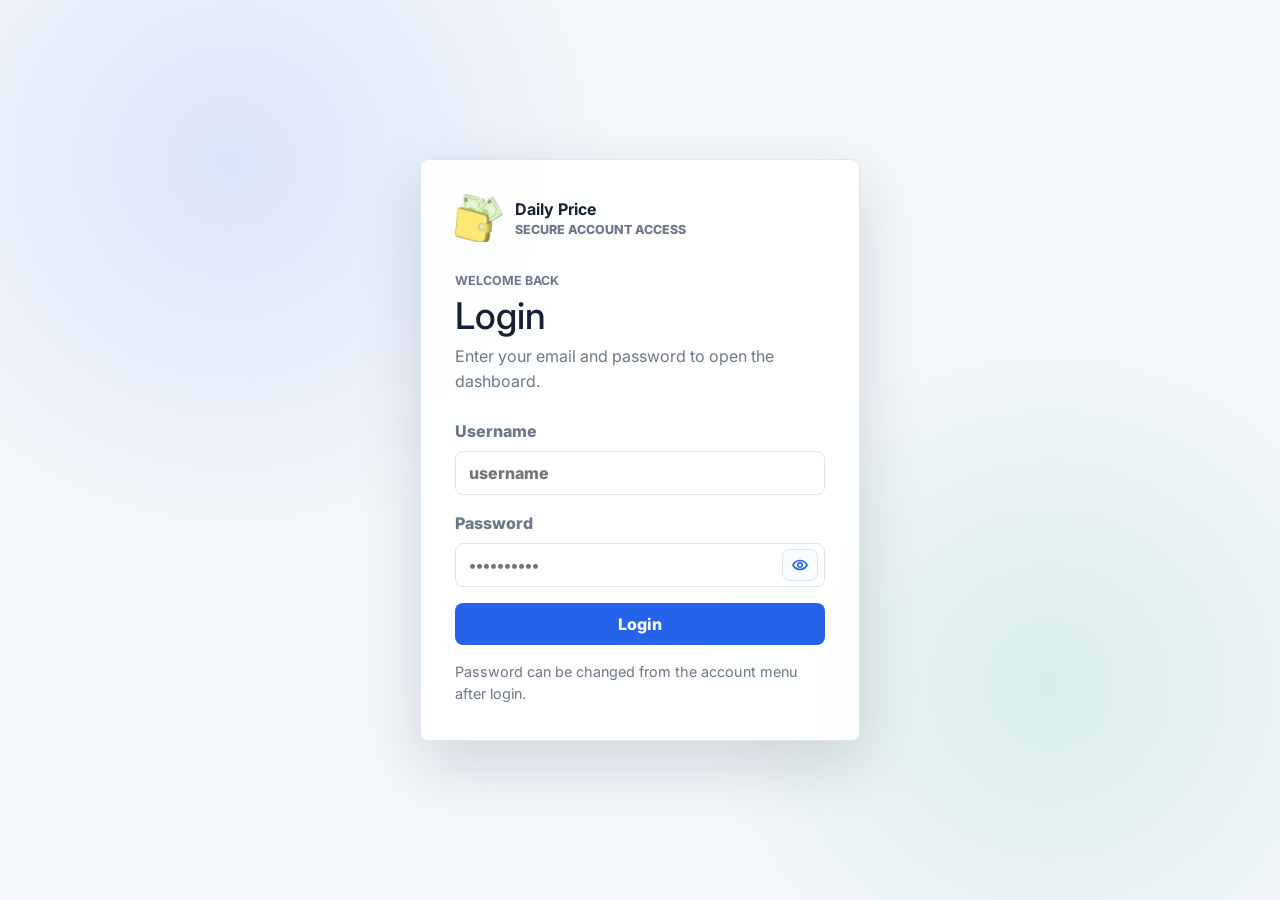
<file: index.html>
<!DOCTYPE html>
<html lang="en">
<head>
  <meta charset="UTF-8">
  <meta name="viewport" content="width=device-width, initial-scale=1.0">
  <title>Daily Expense Dashboard</title>
  <link rel="preconnect" href="https://fonts.googleapis.com">
  <link rel="preconnect" href="https://fonts.gstatic.com" crossorigin>
  <link href="https://fonts.googleapis.com/css2?family=Inter:wght@400;500;600;700;800&display=swap" rel="stylesheet">
  <link href="https://cdn.jsdelivr.net/npm/bootstrap@5.3.3/dist/css/bootstrap.min.css" rel="stylesheet">
  <link rel="icon" type="image/jpeg" href="images/favicon.jpg">
  <link rel="stylesheet" href="styles.css">
</head>
<body data-page="dashboard">
  <header class="topbar">
    <a class="brand" href="index.html">
      <span class="brand-mark"><img src="images/favicon.jpg" alt="Daily Price logo"></span>
      <span>
        <strong>Daily Price</strong>
        <small>Income & expense tracker</small>
      </span>
    </a>
    <nav class="nav">
      <a class="active" href="index.html">Dashboard</a>
      <a href="daily_routing.html">Modules</a>
      <a href="expense.html">Expense</a>
      <a href="income.html">Income</a>
    </nav>
  </header>

  <main class="shell">
    <section class="dashboard-toolbar" aria-label="Dashboard filters">
      <div>
        <p class="eyebrow">Filter</p>
        <h2>Dashboard view</h2>
      </div>
      <div class="dashboard-actions">
        <button id="exportDashboardBtn" class="ghost-btn export-btn" type="button">Export CSV</button>
        <input id="dashboardDate" class="dashboard-date" type="date">
        <div class="period-filter" aria-label="Dashboard period">
          <button class="period-btn active" type="button" data-period="day">Date</button>
          <button class="period-btn" type="button" data-period="week">Week</button>
          <button class="period-btn" type="button" data-period="month">Month</button>
        </div>
      </div>
    </section>

    <section class="stats-grid" aria-label="Summary">
      <article class="stat-card income">
        <span>Income</span>
        <strong id="totalIncome">₹0</strong>
      </article>
      <article class="stat-card expense">
        <span>Expense</span>
        <strong id="totalExpense">₹0</strong>
      </article>
      <article class="stat-card balance">
        <span>Balance</span>
        <strong id="totalBalance">₹0</strong>
      </article>
      <article class="stat-card count">
        <span>Records</span>
        <strong id="recordCount">0</strong>
      </article>
    </section>

    <section class="chart-grid" aria-label="Income and expense charts">
      <article class="panel chart-panel">
        <div class="panel-title">
          <div>
            <p class="eyebrow">Income</p>
            <h2>Income category split</h2>
          </div>
        </div>
        <div class="donut-wrap">
          <button id="incomeDonut" class="donut" aria-label="Open income module"></button>
          <div class="donut-center">
            <span>Income</span>
            <strong id="incomeChartTotal">₹0</strong>
          </div>
        </div>
        <div id="incomeLegend" class="legend"></div>
      </article>

      <article class="panel chart-panel">
        <div class="panel-title">
          <div>
            <p class="eyebrow">Expense</p>
            <h2>Expense category split</h2>
          </div>
        </div>
        <div class="donut-wrap">
          <button id="expenseDonut" class="donut" aria-label="Open expense module"></button>
          <div class="donut-center">
            <span>Expense</span>
            <strong id="expenseChartTotal">₹0</strong>
          </div>
        </div>
        <div id="expenseLegend" class="legend"></div>
      </article>
    </section>

    <section class="content-grid">
      <article class="panel line-panel">
        <div class="panel-title">
          <div>
            <p class="eyebrow">Trend</p>
            <h2>Income vs expense</h2>
          </div>
          <strong id="netTrendTotal" class="net-total">₹0</strong>
        </div>
        <div id="cashflowChart" class="line-chart" aria-label="Income and expense line chart"></div>
        <div class="trend-summary">
          <span><i class="trend-dot income-line"></i>Income <strong id="trendIncomeTotal">₹0</strong></span>
          <span><i class="trend-dot expense-line"></i>Expense <strong id="trendExpenseTotal">₹0</strong></span>
          <span><i class="trend-dot balance-line"></i>Balance <strong id="trendBalanceTotal">₹0</strong></span>
        </div>
      </article>

      <article class="panel">
        <div class="panel-title">
          <div>
            <p class="eyebrow">Latest</p>
            <h2>Recent entries</h2>
          </div>
          <a class="text-link" href="daily_routing.html">View all</a>
        </div>
        <div id="recentList" class="recent-list"></div>
      </article>
    </section>
  </main>

  <div id="toast" class="toast" role="status" aria-live="polite"></div>
  <script src="app.js"></script>
</body>
</html>
</file>
<file: styles.css>
:root {
  --bg: #f4f7fb;
  --panel: #ffffff;
  --ink: #162033;
  --muted: #6c778b;
  --line: #dfe6f0;
  --income: #10a66a;
  --income-soft: #dff8ec;
  --expense: #e05252;
  --expense-soft: #ffe7e7;
  --gold: #d89b20;
  --blue: #2563eb;
  --shadow: 0 18px 45px rgba(23, 38, 67, 0.10);
}

* {
  box-sizing: border-box;
}

body {
  margin: 0;
  min-height: 100vh;
  background: var(--bg);
  color: var(--ink);
  font-family: Inter, system-ui, -apple-system, BlinkMacSystemFont, "Segoe UI", sans-serif;
}

a {
  color: inherit;
  text-decoration: none;
}

.topbar {
  position: sticky;
  top: 0;
  z-index: 10;
  display: flex;
  align-items: center;
  justify-content: space-between;
  gap: 18px;
  padding: 16px clamp(16px, 4vw, 42px);
  background: rgba(244, 247, 251, 0.92);
  border-bottom: 1px solid var(--line);
  backdrop-filter: blur(16px);
}

.brand {
  display: inline-flex;
  align-items: center;
  gap: 12px;
  min-width: 210px;
}

.brand-mark {
  display: grid;
  width: 42px;
  height: 42px;
  place-items: center;
  border-radius: 8px;
  background: #162033;
  color: #fff;
  font-weight: 800;
  overflow: hidden;
}

.brand-mark img {
  width: 100%;
  height: 100%;
  object-fit: cover;
}

.brand strong,
.brand small {
  display: block;
}

.brand small,
.eyebrow,
.stat-card span,
.route-card small {
  color: var(--muted);
  font-size: 0.78rem;
  font-weight: 700;
  letter-spacing: 0;
  text-transform: uppercase;
}

.nav {
  display: flex;
  flex-wrap: wrap;
  gap: 8px;
  justify-content: flex-end;
}

.nav a {
  padding: 10px 13px;
  border: 1px solid transparent;
  border-radius: 8px;
  color: var(--muted);
  font-size: 0.92rem;
  font-weight: 700;
}

.nav a:hover,
.nav a.active {
  border-color: var(--line);
  background: #fff;
  color: var(--ink);
}

.account-menu {
  display: inline-flex;
  align-items: center;
  gap: 8px;
}

.account-chip,
.account-action,
.logout-btn,
.dialog-close {
  display: inline-flex;
  align-items: center;
  justify-content: center;
  min-height: 40px;
  border: 1px solid var(--line);
  border-radius: 8px;
  background: #fff;
  color: var(--ink);
  font: inherit;
  font-weight: 800;
}

.account-action,
.logout-btn,
.dialog-close {
  cursor: pointer;
}

.account-chip {
  gap: 8px;
  padding: 0 11px 0 7px;
}

.account-chip span {
  display: grid;
  width: 28px;
  height: 28px;
  place-items: center;
  border-radius: 8px;
  background: var(--ink);
  color: #fff;
  font-size: 0.8rem;
}

.logout-btn {
  padding: 0 12px;
  color: var(--expense);
}

.account-action {
  padding: 0 12px;
  color: var(--blue);
}

.dialog-close {
  width: 38px;
  padding: 0;
}

.shell {
  width: min(1180px, calc(100% - 32px));
  margin: 0 auto;
  padding: 28px 0 48px;
}

.hero-panel,
.module-head {
  display: flex;
  align-items: center;
  justify-content: space-between;
  gap: 22px;
  min-height: 220px;
  padding: clamp(24px, 5vw, 46px);
  border: 1px solid var(--line);
  border-radius: 8px;
  background:
    linear-gradient(135deg, rgba(37, 99, 235, 0.12), rgba(16, 166, 106, 0.10)),
    var(--panel);
  box-shadow: var(--shadow);
}

.hero-panel.compact {
  min-height: 150px;
}

h1,
h2,
p {
  margin-top: 0;
}

h1 {
  max-width: 720px;
  margin-bottom: 12px;
  font-size: clamp(2rem, 5vw, 4.5rem);
  line-height: 1.02;
  letter-spacing: 0;
}

h2 {
  margin-bottom: 0;
  font-size: 1.2rem;
}

.hero-copy {
  max-width: 620px;
  margin-bottom: 0;
  color: var(--muted);
  font-size: 1.04rem;
  line-height: 1.65;
}

.primary-action,
.ghost-btn,
.icon-btn {
  display: inline-flex;
  align-items: center;
  justify-content: center;
  min-height: 42px;
  border: 0;
  border-radius: 8px;
  font: inherit;
  font-weight: 800;
  cursor: pointer;
}

.primary-action {
  flex: 0 0 auto;
  padding: 0 18px;
  background: var(--blue);
  color: #fff;
}

.dashboard-actions {
  display: flex;
  flex-wrap: wrap;
  align-items: center;
  gap: 12px;
  justify-content: flex-end;
}

.dashboard-toolbar {
  display: flex;
  align-items: center;
  justify-content: space-between;
  gap: 16px;
  margin: 0;
  padding: 18px 20px;
  border: 1px solid var(--line);
  border-radius: 8px;
  background: var(--panel);
  box-shadow: var(--shadow);
}

.dashboard-date {
  width: 170px;
  min-height: 40px;
}

.period-filter {
  display: inline-flex;
  overflow: hidden;
  border: 1px solid var(--line);
  border-radius: 8px;
  background: #fff;
}

.period-btn {
  min-width: 74px;
  min-height: 40px;
  border: 0;
  border-right: 1px solid var(--line);
  padding: 0 12px;
  background: #fff;
  color: var(--muted);
  font: inherit;
  font-size: 0.9rem;
  font-weight: 800;
  cursor: pointer;
}

.period-btn:last-child {
  border-right: 0;
}

.period-btn:hover,
.period-btn.active {
  background: var(--blue);
  color: #fff;
}

.primary-action.full {
  width: 100%;
}

.ghost-btn {
  padding: 0 14px;
  background: #eef3fa;
  color: var(--ink);
}

.export-btn {
  white-space: nowrap;
}

.stats-grid,
.routing-grid {
  display: grid;
  grid-template-columns: repeat(4, 1fr);
  gap: 16px;
  margin: 16px 0 18px;
}

.stat-card,
.route-card,
.panel {
  border: 1px solid var(--line);
  border-radius: 8px;
  background: var(--panel);
  box-shadow: var(--shadow);
}

.stat-card {
  padding: 22px;
}

.stat-card strong {
  display: block;
  margin-top: 8px;
  font-size: 1.8rem;
}

.stat-card.income {
  border-color: rgba(16, 166, 106, 0.35);
}

.stat-card.expense {
  border-color: rgba(224, 82, 82, 0.35);
}

.chart-grid,
.content-grid {
  display: grid;
  gap: 18px;
}

.chart-grid {
  grid-template-columns: repeat(2, minmax(280px, 1fr));
  margin-bottom: 18px;
}

.content-grid {
  grid-template-columns: minmax(420px, 1.1fr) minmax(320px, 0.9fr);
}

.panel {
  padding: 22px;
}

.panel-title {
  display: flex;
  align-items: center;
  justify-content: space-between;
  gap: 14px;
  margin-bottom: 18px;
}

.eyebrow {
  margin-bottom: 6px;
}

.text-link {
  color: var(--blue);
  font-weight: 800;
}

.donut-wrap {
  position: relative;
  display: grid;
  width: min(320px, 82vw);
  aspect-ratio: 1;
  place-items: center;
  margin: 8px auto 18px;
}

.donut {
  width: 100%;
  height: 100%;
  border: 0;
  border-radius: 50%;
  background: conic-gradient(var(--income) 0 50%, var(--expense) 50% 100%);
  cursor: pointer;
}

.donut::after {
  content: "";
  position: absolute;
  inset: 18%;
  border-radius: 50%;
  background: #fff;
  box-shadow: inset 0 0 0 1px var(--line);
}

.donut-center {
  position: absolute;
  display: grid;
  place-items: center;
  gap: 4px;
  pointer-events: none;
}

.donut-center span {
  color: var(--muted);
  font-size: 0.85rem;
  font-weight: 800;
}

.donut-center strong {
  font-size: 1.45rem;
}

.legend {
  display: grid;
  grid-template-columns: repeat(3, minmax(0, 1fr));
  gap: 10px;
}

.legend a {
  display: inline-flex;
  align-items: center;
  justify-content: space-between;
  gap: 8px;
  min-height: 40px;
  padding: 8px 10px;
  border: 1px solid var(--line);
  border-radius: 8px;
  color: var(--muted);
  font-weight: 800;
}

.legend strong {
  color: var(--ink);
  font-size: 0.82rem;
}

.dot {
  flex: 0 0 auto;
  width: 12px;
  height: 12px;
  border-radius: 50%;
}

.income-dot {
  background: var(--income);
}

.expense-dot {
  background: var(--expense);
}

.line-panel {
  min-width: 0;
}

.net-total {
  color: var(--blue);
  font-size: 1.35rem;
}

.line-chart {
  width: 100%;
  min-height: 320px;
  overflow: hidden;
  border: 1px solid var(--line);
  border-radius: 8px;
  background: linear-gradient(180deg, #ffffff, #f8fbff);
}

.line-chart svg {
  display: block;
  width: 100%;
  height: auto;
  overflow: visible;
}

.grid-lines line {
  stroke: #dfe6f0;
  stroke-width: 1;
}

.zero-line {
  stroke: #64748b;
  stroke-width: 2;
}

.bar-series rect {
  stroke-width: 1;
  shape-rendering: geometricPrecision;
  transition: opacity 160ms ease;
}

.bar-series rect:hover {
  opacity: 0.72;
}

.positive-pillar {
  fill: url("#positivePillarGradient");
  stroke: #0f7a4a;
}

.negative-pillar {
  fill: url("#negativePillarGradient");
  stroke: #b83232;
}

.axis-labels text,
.y-axis-labels text {
  fill: var(--muted);
  font-size: 0.78rem;
  font-weight: 800;
  dominant-baseline: middle;
}

.pillar-value {
  fill: var(--ink);
  font-size: 0.74rem;
  font-weight: 800;
}

.trend-summary {
  display: grid;
  grid-template-columns: repeat(3, minmax(0, 1fr));
  gap: 10px;
  margin-top: 12px;
}

.trend-summary span {
  display: grid;
  gap: 4px;
  min-height: 62px;
  padding: 10px;
  border: 1px solid var(--line);
  border-radius: 8px;
  background: #fff;
  color: var(--muted);
  font-size: 0.84rem;
  font-weight: 800;
}

.trend-summary strong {
  color: var(--ink);
  font-size: 1rem;
}

.trend-dot {
  display: inline-block;
  width: 20px;
  height: 4px;
  border-radius: 999px;
}

.income-line {
  background: var(--income);
}

.expense-line {
  background: var(--expense);
}

.balance-line {
  background: var(--blue);
}

.recent-list {
  display: grid;
  gap: 10px;
}

.recent-item {
  display: grid;
  grid-template-columns: 1fr auto;
  gap: 8px;
  padding: 14px;
  border: 1px solid var(--line);
  border-radius: 8px;
}

.recent-item small {
  color: var(--muted);
  font-weight: 700;
}

.pill {
  align-self: start;
  padding: 6px 9px;
  border-radius: 999px;
  font-size: 0.78rem;
  font-weight: 800;
}

.pill.income {
  background: var(--income-soft);
  color: var(--income);
}

.pill.expense {
  background: var(--expense-soft);
  color: var(--expense);
}

.route-card {
  position: relative;
  min-height: 230px;
  padding: 26px;
  overflow: hidden;
}

.route-card strong {
  display: block;
  margin: 18px 0 10px;
  font-size: 2.4rem;
}

.route-card p {
  max-width: 310px;
  margin-bottom: 0;
  color: var(--muted);
  line-height: 1.55;
}

.route-card::after {
  content: "";
  position: absolute;
  right: -30px;
  bottom: -45px;
  width: 160px;
  height: 160px;
  border-radius: 50%;
  opacity: 0.14;
}

.income-route::after {
  background: var(--income);
}

.expense-route::after {
  background: var(--expense);
}

.route-icon {
  display: grid;
  width: 46px;
  height: 46px;
  place-items: center;
  border-radius: 8px;
  color: #fff;
  font-size: 1.7rem;
  font-weight: 800;
}

.income-route .route-icon {
  background: var(--income);
}

.expense-route .route-icon {
  background: var(--expense);
}

.routing-grid {
  grid-template-columns: repeat(2, 1fr);
}

.split-bars {
  display: grid;
  grid-template-columns: 1fr 1fr;
  min-height: 150px;
  overflow: hidden;
  border: 1px solid var(--line);
  border-radius: 8px;
}

.split-bar {
  display: flex;
  align-items: center;
  justify-content: space-between;
  gap: 16px;
  padding: 24px;
  color: #fff;
  font-weight: 800;
}

.split-bar strong {
  font-size: 2rem;
}

.income-bar {
  background: var(--income);
}

.expense-bar {
  background: var(--expense);
}

.module-head {
  min-height: 160px;
  margin-bottom: 18px;
}

.module-head strong {
  font-size: clamp(2rem, 6vw, 4rem);
}

.income-head {
  background: linear-gradient(135deg, var(--income-soft), #fff);
}

.expense-head {
  background: linear-gradient(135deg, var(--expense-soft), #fff);
}

.crud-layout {
  display: grid;
  grid-template-columns: 360px 1fr;
  gap: 18px;
  align-items: start;
}

.form-panel {
  position: sticky;
  top: 92px;
}

label {
  display: grid;
  gap: 8px;
  margin-bottom: 16px;
  color: var(--muted);
  font-weight: 800;
}

input,
select,
.custom-select-btn,
.date-button {
  width: 100%;
  min-height: 44px;
  border: 1px solid var(--line);
  border-radius: 8px;
  padding: 0 13px;
  background: #fff;
  color: var(--ink);
  font: inherit;
}

select,
.custom-select-btn,
.date-button {
  cursor: pointer;
}

input:focus,
select:focus,
.custom-select-btn:focus,
.date-button:focus {
  border-color: var(--blue);
  outline: 3px solid rgba(37, 99, 235, 0.14);
}

.password-control {
  position: relative;
  display: block;
}

.password-control input {
  padding-right: 54px;
}

.password-toggle {
  position: absolute;
  top: 50%;
  right: 7px;
  transform: translateY(-50%);
  display: grid;
  width: 36px;
  height: 32px;
  place-items: center;
  border: 1px solid var(--line);
  border-radius: 8px;
  background: #f8fbff;
  color: var(--blue);
  cursor: pointer;
}

.password-toggle svg {
  width: 18px;
  height: 18px;
  fill: none;
  stroke: currentColor;
  stroke-width: 2;
  stroke-linecap: round;
  stroke-linejoin: round;
}

.password-toggle:focus {
  border-color: var(--blue);
  outline: 3px solid rgba(37, 99, 235, 0.14);
}

.custom-select,
.date-control {
  position: relative;
}

.custom-select-btn,
.date-button {
  display: flex;
  align-items: center;
  justify-content: space-between;
  background: #fff;
  font-weight: 800;
  text-align: left;
}

.custom-select-btn b {
  color: var(--muted);
  font-size: 0.85rem;
}

.custom-select-menu,
.date-picker {
  position: absolute;
  top: calc(100% + 8px);
  left: 0;
  z-index: 30;
  display: none;
  width: 100%;
  overflow: hidden;
  border: 1px solid var(--line);
  border-radius: 8px;
  background: #fff;
  box-shadow: 0 18px 38px rgba(23, 38, 67, 0.18);
}

.custom-select.open .custom-select-menu,
.date-control.open .date-picker {
  display: block;
}

.custom-select-menu button {
  display: flex;
  align-items: center;
  gap: 10px;
  width: 100%;
  min-height: 44px;
  border: 0;
  border-bottom: 1px solid var(--line);
  padding: 0 14px;
  background: #fff;
  color: var(--ink);
  font: inherit;
  font-weight: 700;
  text-align: left;
  cursor: pointer;
}

.custom-select-menu button:last-child {
  border-bottom: 0;
}

.custom-select-menu button:hover,
.custom-select-menu button.active {
  background: #eff6ff;
  color: var(--blue);
}

.category-swatch {
  width: 12px;
  height: 12px;
  border-radius: 50%;
}

.category-swatch.food {
  background: #f59e0b;
}

.category-swatch.hardware {
  background: #2563eb;
}

.category-swatch.other {
  background: #8b5cf6;
}

.date-picker {
  padding: 12px;
}

.calendar-head {
  display: flex;
  align-items: center;
  justify-content: space-between;
  margin-bottom: 10px;
}

.calendar-head strong {
  font-size: 0.95rem;
}

.calendar-nav {
  display: inline-grid;
  width: 32px;
  height: 32px;
  place-items: center;
  border: 1px solid var(--line);
  border-radius: 8px;
  background: #fff;
  color: var(--ink);
  font-weight: 800;
  cursor: pointer;
}

.calendar-grid {
  display: grid;
  grid-template-columns: repeat(7, 1fr);
  gap: 6px;
}

.calendar-day-name {
  color: var(--muted);
  font-size: 0.72rem;
  font-weight: 800;
  text-align: center;
}

.calendar-day {
  display: grid;
  min-height: 34px;
  place-items: center;
  border: 1px solid transparent;
  border-radius: 8px;
  background: #fff;
  color: var(--ink);
  font: inherit;
  font-size: 0.9rem;
  font-weight: 700;
  cursor: pointer;
}

.calendar-day:hover {
  border-color: var(--blue);
}

.calendar-day.selected {
  background: var(--blue);
  color: #fff;
}

.calendar-day.muted {
  color: #b6bfcc;
}

.hidden-field {
  display: none;
}

.hidden-field.visible {
  display: block;
}

.search {
  max-width: 230px;
}

.table-wrap {
  overflow-x: auto;
}

table {
  width: 100%;
  border-collapse: collapse;
  min-width: 760px;
}

th,
td {
  padding: 14px 12px;
  border-bottom: 1px solid var(--line);
  text-align: left;
}

th {
  color: var(--muted);
  font-size: 0.78rem;
  text-transform: uppercase;
}

td.price-cell {
  font-weight: 800;
}

.actions {
  display: flex;
  gap: 8px;
}

.icon-btn {
  width: auto;
  min-height: 38px;
  padding: 0 12px;
  border: 1px solid var(--line);
  background: #fff;
}

.icon-btn.edit {
  color: var(--blue);
}

.icon-btn.delete {
  color: var(--expense);
}

.empty {
  padding: 24px;
  color: var(--muted);
  text-align: center;
}

.toast {
  position: fixed;
  right: 18px;
  bottom: 18px;
  z-index: 20;
  transform: translateY(18px);
  opacity: 0;
  max-width: min(360px, calc(100vw - 36px));
  padding: 13px 16px;
  border-radius: 8px;
  background: #162033;
  color: #fff;
  font-weight: 800;
  transition: 180ms ease;
  pointer-events: none;
}

.toast.show {
  transform: translateY(0);
  opacity: 1;
}

.login-page {
  display: grid;
  min-height: 100vh;
  background:
    radial-gradient(circle at 18% 18%, rgba(37, 99, 235, 0.12), transparent 30%),
    radial-gradient(circle at 82% 76%, rgba(16, 166, 106, 0.12), transparent 28%),
    var(--bg);
}

.login-shell {
  display: grid;
  width: min(440px, calc(100% - 32px));
  margin: auto;
  padding: 24px 0;
}

.login-panel {
  width: 100%;
  padding: clamp(24px, 6vw, 34px);
  border: 1px solid var(--line);
  border-radius: 8px;
  background: rgba(255, 255, 255, 0.96);
  box-shadow: 0 24px 64px rgba(23, 38, 67, 0.16);
}

.login-card-head {
  display: flex;
  align-items: center;
  gap: 12px;
  margin-bottom: 30px;
}

.login-card-head strong,
.login-card-head small {
  display: block;
}

.login-card-head small {
  color: var(--muted);
  font-size: 0.78rem;
  font-weight: 800;
  text-transform: uppercase;
}

.login-logo {
  width: 48px;
  height: 48px;
}

.login-title {
  margin-bottom: 24px;
}

.login-title h1 {
  margin-bottom: 8px;
  font-size: 2.3rem;
  line-height: 1.05;
}

.login-title p:last-child {
  margin-bottom: 0;
  color: var(--muted);
  line-height: 1.6;
}

.login-note {
  margin: 16px 0 0;
  color: var(--muted);
  font-size: 0.9rem;
  line-height: 1.55;
}

.primary-action:disabled {
  cursor: wait;
  opacity: 0.68;
}

.auth-dialog {
  position: fixed;
  inset: 0;
  z-index: 50;
  display: none;
  align-items: center;
  justify-content: center;
  padding: 18px;
  background: rgba(22, 32, 51, 0.44);
  backdrop-filter: blur(8px);
}

.auth-dialog.open {
  display: flex;
}

.auth-dialog-panel {
  width: min(420px, 100%);
  padding: 24px;
  border: 1px solid var(--line);
  border-radius: 8px;
  background: #fff;
  box-shadow: 0 28px 70px rgba(10, 20, 40, 0.28);
}

@media (max-width: 900px) {
  .topbar,
  .hero-panel,
  .module-head {
    align-items: flex-start;
    flex-direction: column;
  }

  .dashboard-actions {
    justify-content: flex-start;
  }

  .account-menu {
    width: 100%;
  }

  .account-chip {
    flex: 1;
    justify-content: flex-start;
  }

  .dashboard-toolbar {
    align-items: flex-start;
    flex-direction: column;
  }

  .stats-grid,
  .chart-grid,
  .content-grid,
  .routing-grid,
  .crud-layout {
    grid-template-columns: 1fr;
  }

  .login-shell {
    width: min(440px, calc(100% - 24px));
  }

  .form-panel {
    position: static;
  }
}

@media (max-width: 620px) {
  .brand {
    min-width: 0;
  }

  .nav {
    width: 100%;
    justify-content: flex-start;
  }

  .nav a {
    padding: 9px 10px;
    font-size: 0.84rem;
  }

  .shell {
    width: min(100% - 20px, 1180px);
    padding-top: 14px;
  }

  .hero-panel,
  .module-head,
  .panel,
  .route-card,
  .stat-card {
    padding: 18px;
  }

  .split-bars {
    grid-template-columns: 1fr;
  }

  .legend,
  .trend-summary {
    grid-template-columns: 1fr;
  }

  .panel-title {
    align-items: flex-start;
    flex-direction: column;
  }

  .search {
    max-width: none;
  }

  .dashboard-actions,
  .period-filter,
  .dashboard-date,
  .primary-action {
    width: 100%;
  }

  .login-panel {
    padding: 22px;
  }

  .login-title h1 {
    font-size: 2rem;
  }

  .period-btn {
    flex: 1;
    min-width: 0;
  }
}
</file>
